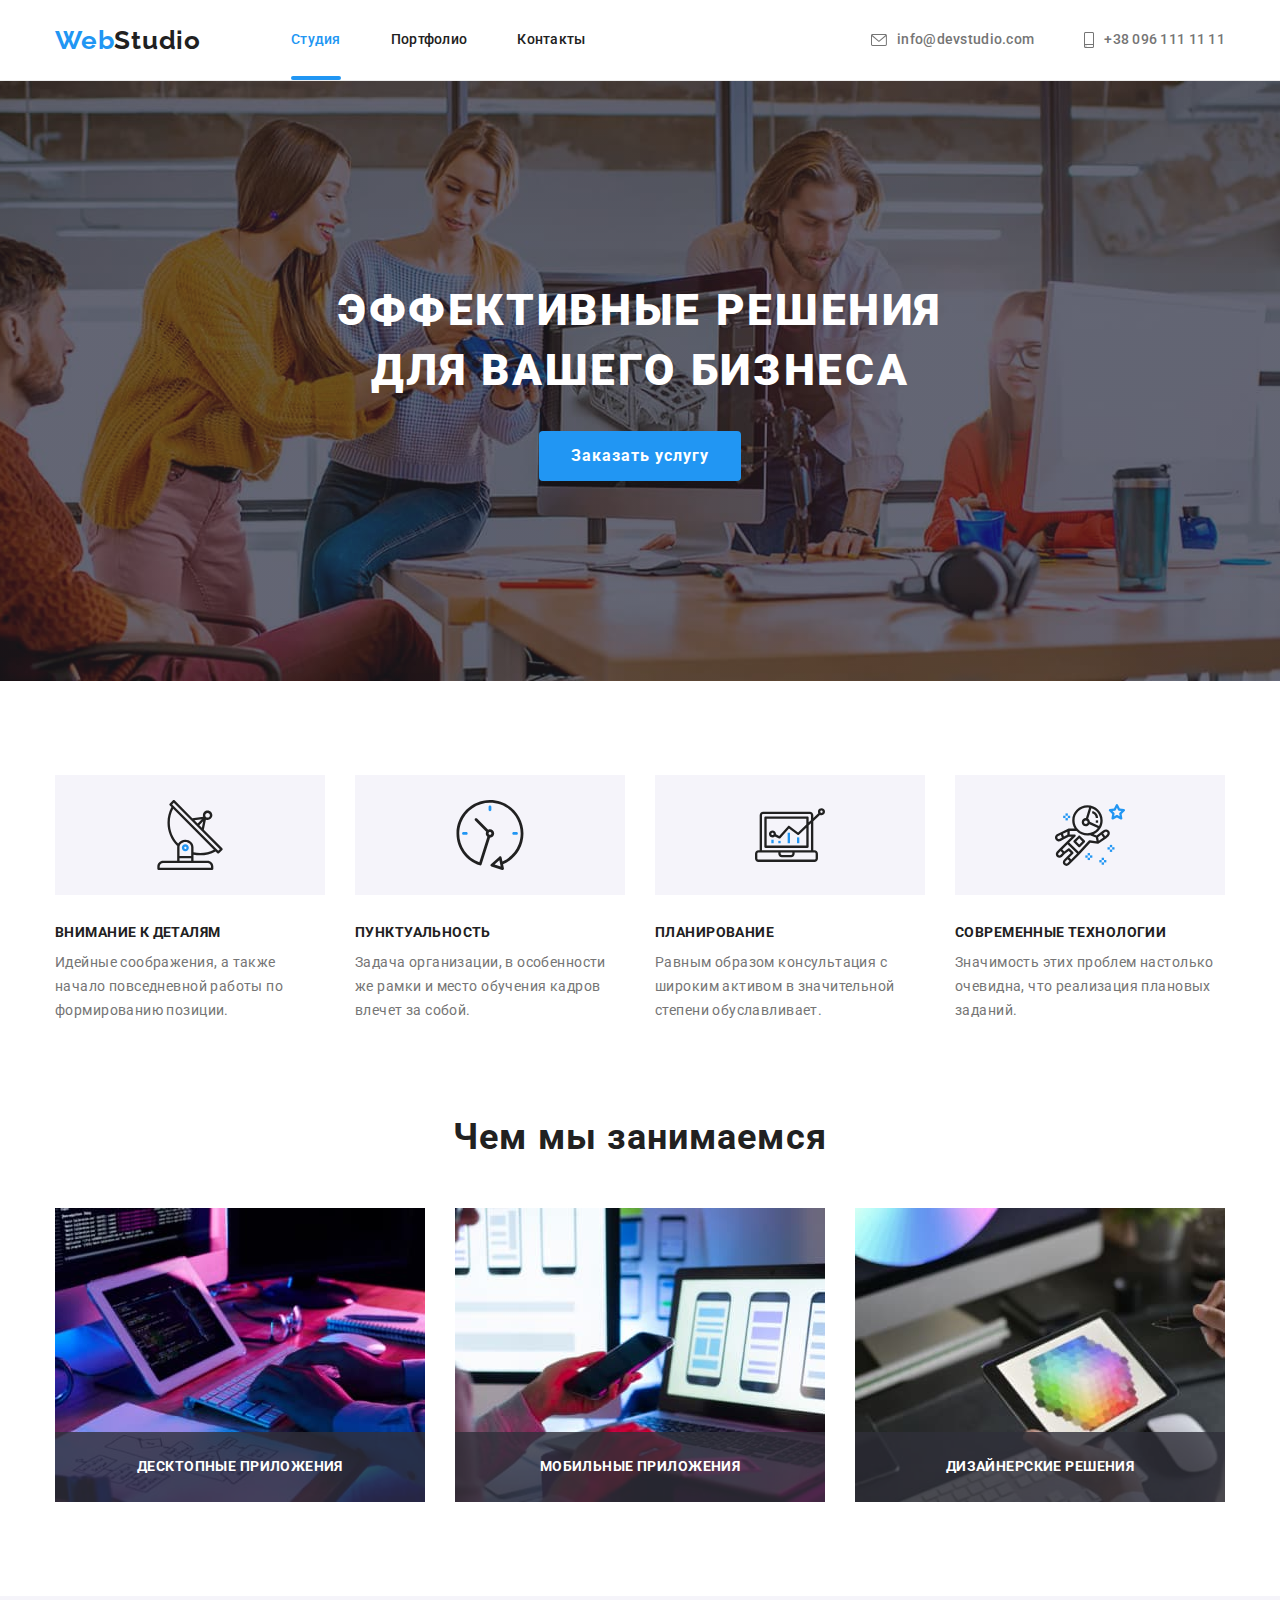
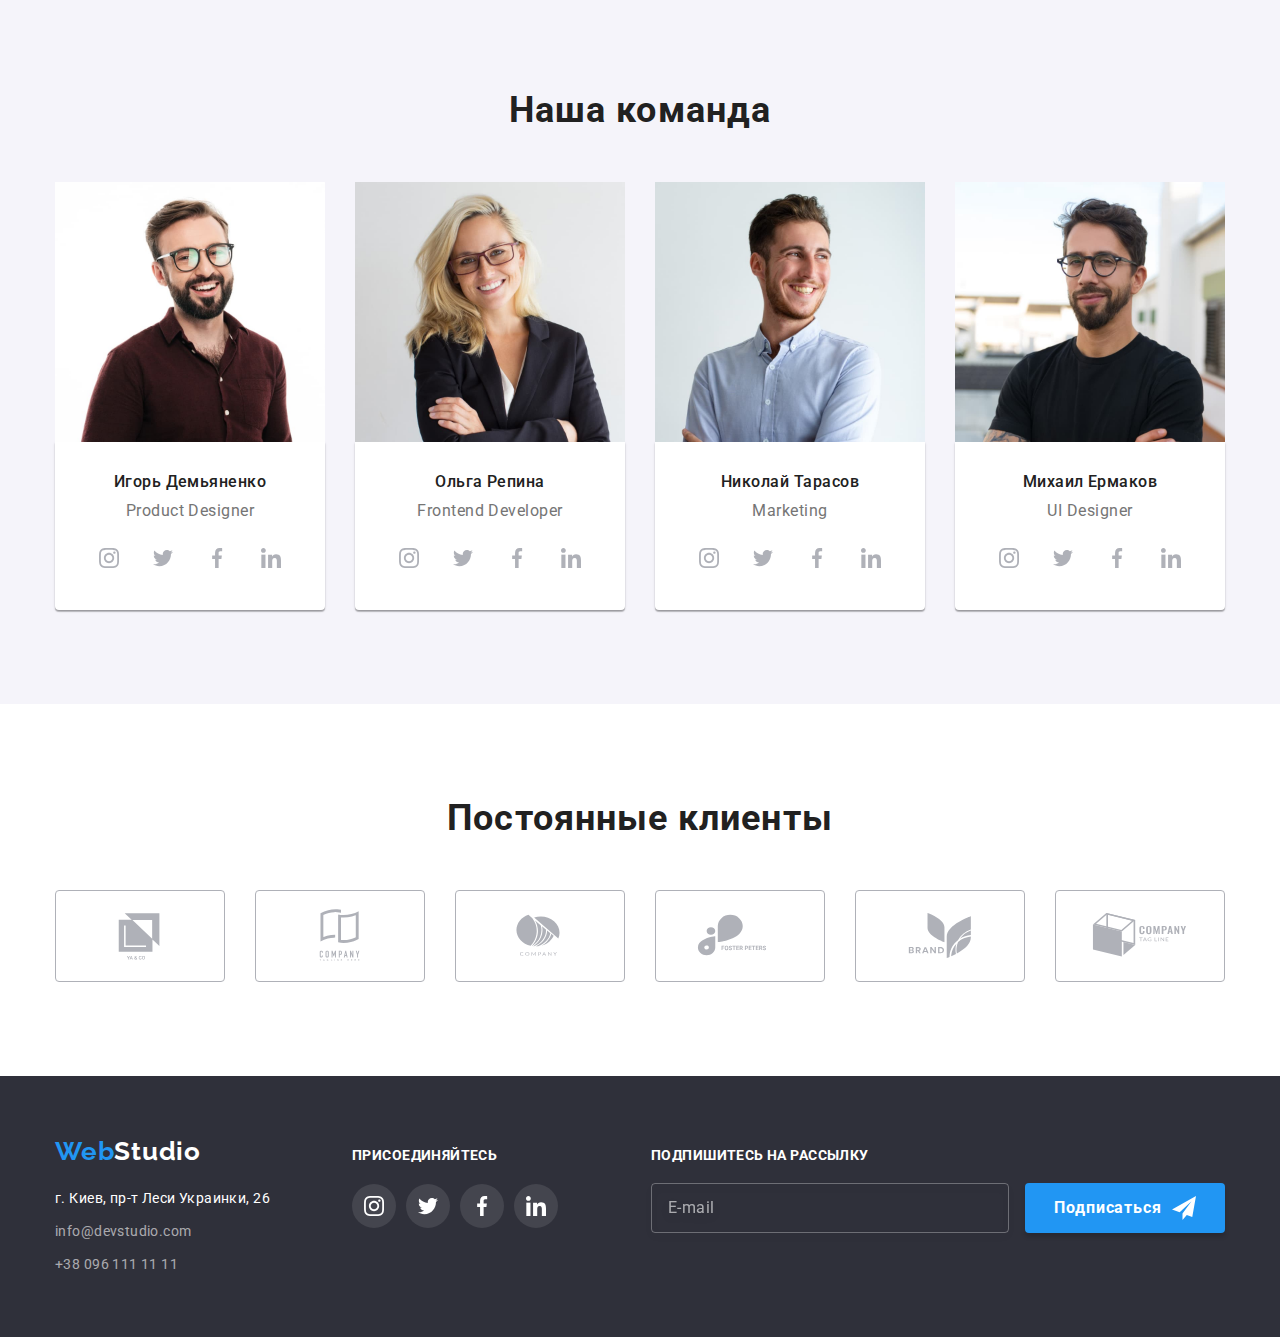
<file: index.html>
<!DOCTYPE html>
<html lang="ru">

<head>
    <meta charset="UTF-8">
    <meta http-equiv="X-UA-Compatible" content="IE=edge">
    <meta name="viewport" content="width=device-width, initial-scale=1.0">
    <title>Document</title>
    <link href="https://fonts.googleapis.com/css2?family=Raleway:wght@700&family=Roboto:wght@400;500;700;900&display=swap"
        rel="stylesheet">
    <link rel="stylesheet" href="https://cdnjs.cloudflare.com/ajax/libs/modern-normalize/1.1.0/modern-normalize.min.css">
    <link rel="stylesheet" href="./css/styles.css">
</head>

<body>
    <!-- Шапка сайта -->
    <header class="page-header">
        <div class="container main-nav">
            <nav class="main-nav">
                <a href="/" class="logo">Web<span class="logo-header">Studio</span></a>
                <ul class="site-nav list">
                    <li class="item"><a href="./index.html" class="link current">Студия</a></li>
                    <li class="item"><a href="./portfolio.html" class="link">Портфолио</a></li>
                    <li class="item"><a href="" class="link">Контакты</a></li>
                </ul>
            </nav>
            <ul class="auth-nav list">
                <li class="item">
                    <a href="mailto:info@devstudio.com" class="link">
                        <svg class="icon" width="16" height="12">
                            <use href="./images/icons.svg#icon-envelope"></use>
                        </svg><span class="link-element">info@devstudio.com</span>
                    </a>
                </li>
                <li class="item">
                    <a href="tell:+380961111111" class="link">
                        <svg class="icon" width="10" height="16">
                            <use href="./images/icons.svg#icon-smartphone"></use>
                        </svg><span class="link-element">+38 096 111 11 11</span>
                    </a>
                </li>
            </ul>
        </div>
    </header>
        
    <main>
        <!-- Герой -->
        <section class="hero">
            <div class="container">
                <h1 class="hero-title">Эффективные решения<br /> для вашего бизнеса</h1>
                <button type="button" class="button" data-modal-open>Заказать услугу</button>
            </div>
        </section>

        <!-- Преимущества -->

        <section class="section-feature">
            <div class="container">
                <h2 class="visually-hidden">Почему мы</h2>
                <ul class="feature-list list">
                    <li class="feature-element">
                        <div class="feature-icon">
                            <svg width="70" height="70">
                                <use href="./images/icons.svg#icon-antenna-1"></use>
                            </svg>
                        </div>
                        <h3 class="title">Внимание к деталям</h3>
                        <p>Идейные соображения, а также начало повседневной работы по формированию позиции.</p>
                    </li>
                    <li class="feature-element">
                        <div class="feature-icon">
                            <svg width="70" height="70">
                                <use href="./images/icons.svg#icon-clock-1"></use>
                            </svg>
                        </div>
                        <h3 class="title">Пунктуальность</h3>
                        <p>Задача организации, в особенности же рамки и место обучения кадров влечет за собой.</p>
                    </li>
                    <li class="feature-element">
                        <div class="feature-icon">
                            <svg width="70" height="70">
                                <use href="./images/icons.svg#icon-diagram-1"></use>
                            </svg>
                        </div>
                        <h3 class="title">Планирование</h3>
                        <p>Равным образом консультация с широким активом в значительной степени обуславливает.</p>
                    </li>
                    <li class="feature-element">
                        <div class="feature-icon">
                            <svg width="70" height="70">
                                <use href="./images/icons.svg#icon-astronaut-1"></use>
                            </svg>
                        </div>
                        <h3 class="title">Современные технологии</h3>
                        <p>Значимость этих проблем настолько очевидна, что реализация плановых заданий.</p>
                    </li>
                </ul>
            </div>
        </section>

        <!-- Что делаем -->

        <section class="section">
            <div class="container">
                <h2 class="section-title">Чем мы занимаемся</h2>
                <ul class="list work">
                    <li class="work-element">
                        <img src="./images/box1.jpg" alt="Десктопные приложения" width="370">
                        <p class="work-text">ДЕСКТОПНЫЕ ПРИЛОЖЕНИЯ</p>
                    </li>
                    <li class="work-element">
                        <img src="./images/box2.jpg" alt="Мобильные приложения" width="370">
                        <p class="work-text">МОБИЛЬНЫЕ ПРИЛОЖЕНИЯ</p>
                    </li>
                    <li class="work-element">
                        <img src="./images/box3.jpg" alt="Дизайн" width="370">
                        <p class="work-text">ДИЗАЙНЕРСКИЕ РЕШЕНИЯ</p>
                    </li>
                </ul>
            </div>
        </section>

        <!-- Команда -->

        <section class="section team">
            <div class="container">
                <h2 class="section-title">Наша команда</h2>
                <ul class="team-list list">
                    <li class="team-element">
                        <img src="./images/img1.jpg" alt="Product Designer" width="270">
                        <div class="team-content">
                            <h3 class="title">Игорь Демьяненко</h3>
                            <p class="text">Product Designer</p>
                            <ul class="team-social-list list">
                                <li class="team-social-item">
                                    <a href="" class="team-social-link">
                                        <svg class="team-social-icon" width="20" height="20">
                                            <use href="./images/icons.svg#icon-instagram-2"></use>
                                        </svg>
                                    </a>
                                </li>
                                <li class="team-social-item">
                                    <a href="" class="team-social-link">
                                        <svg class="team-social-icon" width="20" height="20">
                                            <use href="./images/icons.svg#icon-twitter-1"></use>
                                        </svg>
                                    </a>
                                </li>
                                <li class="team-social-item">
                                    <a href="" class="team-social-link">
                                        <svg class="team-social-icon" width="20" height="20">
                                            <use href="./images/icons.svg#icon-facebook-1"></use>
                                        </svg>
                                    </a>
                                </li>
                                <li class="team-social-item">
                                    <a href="" class="team-social-link">
                                        <svg class="team-social-icon" width="20" height="20">
                                            <use href="./images/icons.svg#icon-linkedin-1"></use>
                                        </svg>
                                    </a>
                                </li>
                            </ul>
                        </div>
                    </li>
                    <li class="team-element">
                        <img src="./images/img2.jpg" alt="Frontend Developer" width="270">
                        <div class="team-content">
                            <h3 class="title">Ольга Репина</h3>
                            <p class="text">Frontend Developer</p>
                            <ul class="team-social-list list">
                                <li class="team-social-item">
                                    <a href="" class="team-social-link">
                                        <svg class="team-social-icon" width="20" height="20">
                                            <use href="./images/icons.svg#icon-instagram-2"></use>
                                        </svg>
                                    </a>
                                </li>
                                <li class="team-social-item">
                                    <a href="" class="team-social-link">
                                        <svg class="team-social-icon" width="20" height="20">
                                            <use href="./images/icons.svg#icon-twitter-1"></use>
                                        </svg>
                                    </a>
                                </li>
                                <li class="team-social-item">
                                    <a href="" class="team-social-link">
                                        <svg class="team-social-icon" width="20" height="20">
                                            <use href="./images/icons.svg#icon-facebook-1"></use>
                                        </svg>
                                    </a>
                                </li>
                                <li class="team-social-item">
                                    <a href="" class="team-social-link">
                                        <svg class="team-social-icon" width="20" height="20">
                                            <use href="./images/icons.svg#icon-linkedin-1"></use>
                                        </svg>
                                    </a>
                                </li>
                            </ul>
                        </div>
                    </li>
                    <li class="team-element">
                        <img src="./images/img3.jpg" alt="Marketing" width="270">
                        <div class="team-content">
                            <h3 class="title">Николай Тарасов</h3>
                            <p class="text">Marketing</p>
                            <ul class="team-social-list list">
                                <li class="team-social-item">
                                    <a href="" class="team-social-link">
                                        <svg class="team-social-icon" width="20" height="20">
                                            <use href="./images/icons.svg#icon-instagram-2"></use>
                                        </svg>
                                    </a>
                                </li>
                                <li class="team-social-item">
                                    <a href="" class="team-social-link">
                                        <svg class="team-social-icon" width="20" height="20">
                                            <use href="./images/icons.svg#icon-twitter-1"></use>
                                        </svg>
                                    </a>
                                </li>
                                <li class="team-social-item">
                                    <a href="" class="team-social-link">
                                        <svg class="team-social-icon" width="20" height="20">
                                            <use href="./images/icons.svg#icon-facebook-1"></use>
                                        </svg>
                                    </a>
                                </li>
                                <li class="team-social-item">
                                    <a href="" class="team-social-link">
                                        <svg class="team-social-icon" width="20" height="20">
                                            <use href="./images/icons.svg#icon-linkedin-1"></use>
                                        </svg>
                                    </a>
                                </li>
                            </ul>
                        </div>
                    </li>
                    <li class="team-element">
                        <img src="./images/img4.jpg" alt="UI Designer" width="270">
                        <div class="team-content">
                            <h3 class="title">Михаил Ермаков</h3>
                            <p class="text">UI Designer</p>
                            <ul class="team-social-list list">
                                <li class="team-social-item">
                                    <a href="" class="team-social-link">
                                        <svg class="team-social-icon" width="20" height="20">
                                            <use href="./images/icons.svg#icon-instagram-2"></use>
                                        </svg>
                                    </a>
                                </li>
                                <li class="team-social-item">
                                    <a href="" class="team-social-link">
                                        <svg class="team-social-icon" width="20" height="20">
                                            <use href="./images/icons.svg#icon-twitter-1"></use>
                                        </svg>
                                    </a>
                                </li>
                                <li class="team-social-item">
                                    <a href="" class="team-social-link">
                                        <svg class="team-social-icon" width="20" height="20">
                                            <use href="./images/icons.svg#icon-facebook-1"></use>
                                        </svg>
                                    </a>
                                </li>
                                <li class="team-social-item">
                                    <a href="" class="team-social-link">
                                        <svg class="team-social-icon" width="20" height="20">
                                            <use href="./images/icons.svg#icon-linkedin-1"></use>
                                        </svg>
                                    </a>
                                </li>
                            </ul>
                        </div>
                    </li>
                </ul>
            </div>
        </section>

        <!-- Клиенты -->
        <section class="section">
            <div class="container">
                <h2 class="section-title">Постоянные клиенты</h2>
                <ul class="clients-list list">
                    <li class="clients-item">
                        <a href="" class="clients-link">
                            <svg class="clients-icon" width="106" height="60">
                                <use href="./images/icons.svg#icon-Logo"></use>
                            </svg>
                        </a>
                    </li>
                    <li class="clients-item">
                        <a href="" class="clients-link">
                            <svg class="clients-icon" width="106" height="60">
                                <use href="./images/icons.svg#icon-Logo-1"></use>
                            </svg>
                        </a>
                    </li>
                    <li class="clients-item">
                        <a href="" class="clients-link">
                            <svg class="clients-icon" width="106" height="60">
                                <use href="./images/icons.svg#icon-Logo-2"></use>
                            </svg>
                        </a>
                    </li>
                    <li class="clients-item">
                        <a href="" class="clients-link">
                            <svg class="clients-icon" width="106" height="60">
                                <use href="./images/icons.svg#icon-Logo-3"></use>
                            </svg>
                        </a>
                    </li>
                    <li class="clients-item">
                        <a href="" class="clients-link">
                            <svg class="clients-icon" width="106" height="60">
                                <use href="./images/icons.svg#icon-Logo-4"></use>
                            </svg>
                        </a>
                    </li>
                    <li class="clients-item">
                        <a href="" class="clients-link">
                            <svg class="clients-icon" width="106" height="60">
                                <use href="./images/icons.svg#icon-Logo-5"></use>
                            </svg>
                        </a>
                    </li>
                </ul>
            </div>
        </section>
    </main>
    
    <!-- Футер -->

    <footer class="footer">
        <div class="container footer-element">
            <div class="footer-element-contact">
                <a href="/" class="logo logo-element">Web<span class="logo-footer">Studio</span></a>
                <p class="address contact-element">
                    г. Киев, пр-т Леси Украинки, 26
                </p>
                <address>
                    <ul class="contact list">
                        <li class="contact-element">
                            <a href="mailto:info@devstudio.com" class="link">info@devstudio.com</a>
                        </li>
                        <li class="contact-element">
                            <a href="tell:+380961111111" class="link">+38 096 111 11 11</a>
                        </li>
                    </ul>
                </address>
            </div>
            <div class="footer-element-social">
                <p class="social">ПРИСОЕДИНЯЙТЕСЬ</p>
                <ul class="social-list">
                    <li class="social-item list">
                        <a href="" class="social-link">
                            <svg class="social-icon" width="20" height="20">
                                <use href="./images/icons.svg#icon-instagram-2"></use>
                            </svg>
                        </a>
                    </li>
                    <li class="social-item list">
                        <a href="" class="social-link">
                            <svg class="social-icon" width="20" height="20">
                                <use href="./images/icons.svg#icon-twitter-1"></use>
                            </svg>
                        </a>
                    </li>
                    <li class="social-item list">
                        <a href="" class="social-link">
                            <svg class="social-icon" width="20" height="20">
                                <use href="./images/icons.svg#icon-facebook-1"></use>
                            </svg>
                        </a>
                    </li>
                    <li class="social-item list">
                        <a href="" class="social-link">
                            <svg class="social-icon" width="20" height="20">
                                <use href="./images/icons.svg#icon-linkedin-1"></use>
                            </svg>
                        </a>
                    </li>
                </ul>
            </div>
            <div class="footer-subscription">
                <p class="subscription">ПОДПИШИТЕСЬ НА РАССЫЛКУ</p>
                <div class="subscription-element">
                    <form class="form-subscription" autocomplete="on" novalidate>
                        <label for="email"></label>
                            <input type="email" name="email" id="email" placeholder="E-mail">
                            <button type="submit" class="button-subscription">Подписаться
                                <svg class="icon-subscription" width="24" height="24">
                                    <use href="./images/icons.svg#icon-icon-send"></use>
                                </svg>
                            </button>
                    </form>   
                </div>
            </div>
        </div>
    </footer>

    <div class="backdrop is-hidden" data-modal>
        <div class="modal">
            <button type="button" class="button-close" data-modal-close>
                <svg class="icon-close" width="18" height="18">
                    <use href="./images/icons.svg#icon-close-black-18dp-2-1"></use>
                </svg>
            </button>
            <form class="modal-form" autocomplete="on" novalidate>
                <p class="modal-text">Оставьте свои данные, мы вам перезвоним</p>
                <div class="form-field margin">
                    <label>
                        Имя
                        <span class="color-icon">
                            <input type="text" name="name">
                            <svg class="modal-icon" width="18" height="18">
                                <use href="./images/icons.svg#icon-person-black-18dp-1"></use>
                            </svg>
                        </span>
                    </label>
                </div>
                <div class="form-field">
                    <label>
                        Телефон
                        <span class="color-icon">
                            <input type="number" name="tell">
                            <svg class="modal-icon" width="18" height="18">
                                <use href="./images/icons.svg#icon-phone-black-18dp-1"></use>
                            </svg>
                        </span>
                    </label>
                </div>
                <div class="form-field">
                    <label>
                        Почта
                        <span class="color-icon">
                            <input type="text" name="email">
                            <svg class="modal-icon" width="18" height="18">
                                <use href="./images/icons.svg#icon-email-black-18dp-1"></use>
                            </svg>
                        </span>
                    </label>
                </div>
                <div class="form-field">
                    <label>Комментарий</label>
                    <textarea class="modal-textarea" name="comment" placeholder="Введите текст"></textarea>
                </div>
                <div class="checkbox">
                    <label>
                        <input type="checkbox" name="checkbox">
                        <span class="checkbox-icon">
                            <svg width="11" height="8">
                                <use href="./images/icons.svg"></use>
                            </svg>
                        </span>
                        <span class="checkbox-text">Соглашаюсь с рассылкой и принимаю
                            <a href="" class="checkbox-link">Условия договора</a>
                        </span>
                    </label>
                </div>
                <div class="modal-send">
                    <button class="modal-send-button" type="submit">Отправить</button>
                </div>
            </form>
        </div>
    </div>
    <script src="./js/modal.js"></script>
</body>

</html>
</file>
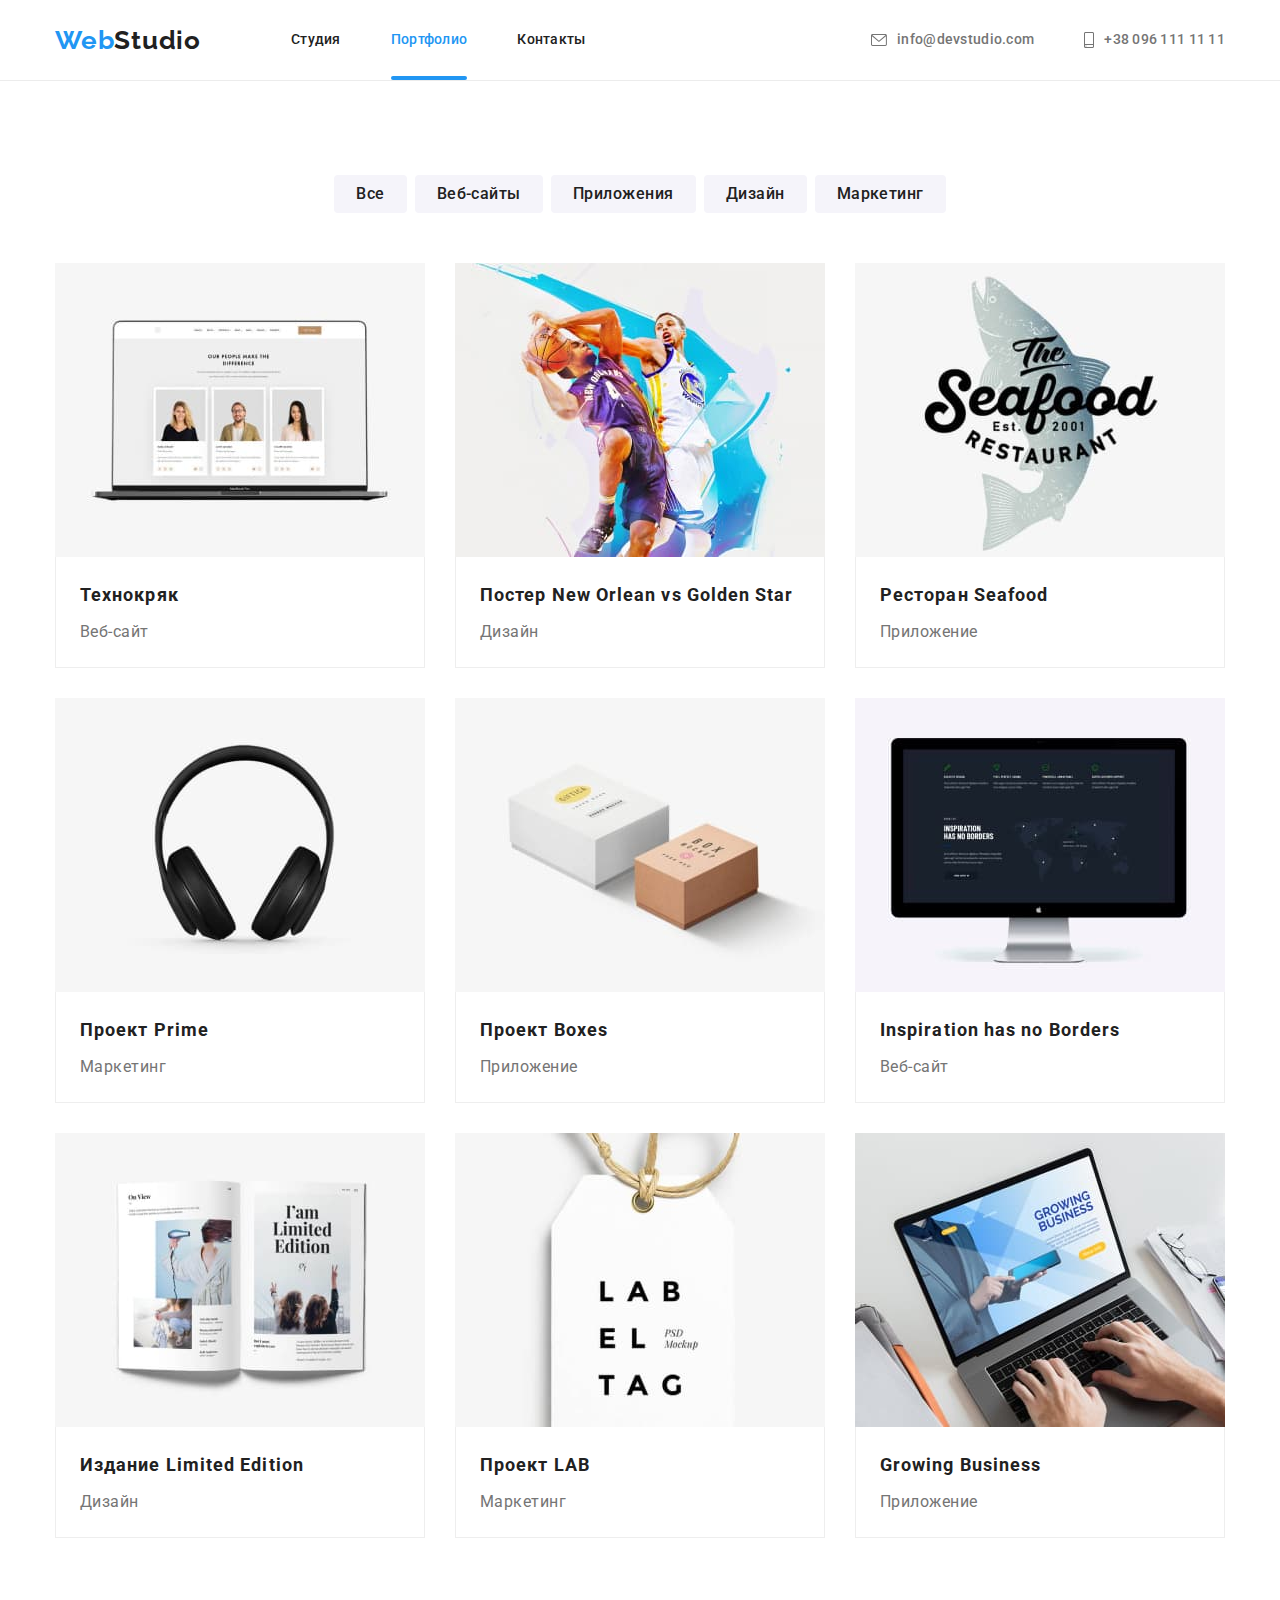
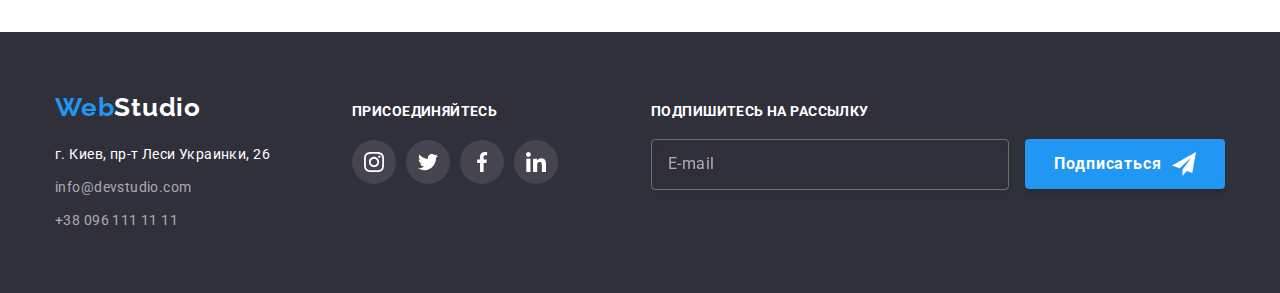
<file: portfolio.html>
<!DOCTYPE html>
<html lang="ru">

<head>
    <meta charset="UTF-8">
    <meta http-equiv="X-UA-Compatible" content="IE=edge">
    <meta name="viewport" content="width=device-width, initial-scale=1.0">
    <title>Document</title>
    <link href="https://fonts.googleapis.com/css2?family=Raleway:wght@700&family=Roboto:wght@400;500;700;900&display=swap"
        rel="stylesheet">
    <link rel="stylesheet" href="https://cdnjs.cloudflare.com/ajax/libs/modern-normalize/1.1.0/modern-normalize.min.css">
    <link rel="stylesheet" href="./css/styles.css">
</head>

<body>
    <!-- Шапка сайта -->
    <header class="page-header">
        <div class="container main-nav">
            <nav class="main-nav">
                <a href="/" class="logo">Web<span class="logo-header">Studio</span></a>
                <ul class="site-nav list">
                    <li class="item">
                        <a href="./index.html" class="link">Студия</a>
                    </li>
                    <li class="item">
                        <a href="./portfolio.html" class="link current">Портфолио</a>
                    </li>
                    <li class="item">
                        <a href="" class="link">Контакты</a>
                    </li>
                </ul>
            </nav>
            <ul class="auth-nav list">
                <li class="item">
                    <a href="mailto:info@devstudio.com" class="link">
                        <svg class="icon" width="16" height="12">
                            <use href="./images/icons.svg#icon-envelope"></use>
                        </svg><span class="link-element">info@devstudio.com</span>
                    </a>
                </li>
                <li class="item">
                    <a href="tell:+380961111111" class="link">
                        <svg class="icon" width="10" height="16">
                            <use href="./images/icons.svg#icon-smartphone"></use>
                        </svg><span class="link-element">+38 096 111 11 11</span>
                    </a>
                </li>
            </ul>
        </div>
    </header>

    <main>
        <section class="section">
            <div class="container">
                <h1 class="visually-hidden">Портфолио</h1>
                    <ul class="filtr list">
                        <li class="filtr-element"><button type="button" class="link">Все</button></li>
                        <li class="filtr-element"><button type="button" class="link">Веб-сайты</button></li>
                        <li class="filtr-element"><button type="button" class="link">Приложения</button></li>
                        <li class="filtr-element"><button type="button" class="link">Дизайн</button></li>
                        <li class="filtr-element"><button type="button" class="link">Маркетинг</button></li>
                    </ul>
                    <ul class="portfolio-list list">
                        <li class="portfolio-element">
                            <a href="" class="portfolio-link">
                                <div class="portfolio-overlay">
                                    <img src="./images/img5.jpg" alt="Веб-сайт" width="370">
                                    <p class="portfolio-overlay-text">Технокряк это современная площадка распространения коронавируса. Компании используют эту платформу для цифрового
                                    шпионажа и атак на защищённые сервера конкурентов.</p>
                                </div>
                                    <div class="portfolio-content">  
                                        <h2 class="title">Технокряк</h3>
                                        <p>Веб-сайт</p>
                                    </div>
                            </a>
                        </li>
                        <li class="portfolio-element">
                            <a href="" class="portfolio-link">
                                <div class="portfolio-overlay">
                                    <img src="./images/img6.jpg" alt="Дизайн" width="370">
                                    <p class="portfolio-overlay-text">Технокряк это современная площадка распространения коронавируса. Компании используют эту платформу для цифрового
                                        шпионажа и атак на защищённые сервера конкурентов.</p>
                                </div>
                                    <div class="portfolio-content">
                                        <h2 class="title">Постер New Orlean vs Golden Star</h3>
                                        <p>Дизайн</p>
                                    </div>
                            </a>
                        </li>
                        <li class="portfolio-element">
                            <a href="" class="portfolio-link">
                                <div class="portfolio-overlay">
                                    <img src="./images/img7.jpg" alt="Приложение" width="370">
                                    <p class="portfolio-overlay-text">Технокряк это современная площадка распространения коронавируса. Компании используют
                                        эту платформу для цифрового
                                        шпионажа и атак на защищённые сервера конкурентов.</p>
                                </div>
                                    <div class="portfolio-content">
                                        <h2 class="title">Ресторан Seafood</h3>
                                        <p>Приложение</p>
                                    </div>
                            </a>
                        </li>
                        <li class="portfolio-element">
                            <a href="" class="portfolio-link">
                                <div class="portfolio-overlay">
                                    <img src="./images/img8.jpg" alt="Маркетинг" width="370">
                                    <p class="portfolio-overlay-text">Технокряк это современная площадка распространения коронавируса. Компании используют
                                        эту платформу для цифрового
                                        шпионажа и атак на защищённые сервера конкурентов.</p>
                                </div>
                                    <div class="portfolio-content">
                                        <h2 class="title">Проект Prime</h3>
                                        <p>Маркетинг</p>
                                    </div>
                            </a>
                        </li>
                        <li class="portfolio-element">
                            <a href="" class="portfolio-link">
                                <div class="portfolio-overlay">
                                    <img src="./images/img9.jpg" alt="Приложение" width="370">
                                    <p class="portfolio-overlay-text">Технокряк это современная площадка распространения коронавируса. Компании используют
                                        эту платформу для цифрового
                                        шпионажа и атак на защищённые сервера конкурентов.</p>
                                </div>
                                    <div class="portfolio-content">
                                        <h2 class="title">Проект Boxes</h3>
                                        <p>Приложение</p>
                                    </div>
                            </a>
                        </li>
                        <li class="portfolio-element">
                            <a href="" class="portfolio-link">
                                <div class="portfolio-overlay">
                                    <img src="./images/img10.jpg" alt="Веб-сайт" width="370">
                                    <p class="portfolio-overlay-text">Технокряк это современная площадка распространения коронавируса. Компании используют
                                        эту платформу для цифрового
                                        шпионажа и атак на защищённые сервера конкурентов.</p>
                                </div>
                                    <div class="portfolio-content">
                                        <h2 class="title">Inspiration has no Borders</h3>
                                        <p>Веб-сайт</p>
                                    </div>
                            </a>
                        </li>
                        <li class="portfolio-element">
                            <a href="" class="portfolio-link">
                                <div class="portfolio-overlay">
                                    <img src="./images/img11.jpg" alt="Дизайн" width="370">
                                    <p class="portfolio-overlay-text">Технокряк это современная площадка распространения коронавируса. Компании используют
                                        эту платформу для цифрового
                                        шпионажа и атак на защищённые сервера конкурентов.</p>
                                </div>
                                    <div class="portfolio-content">
                                        <h2 class="title">Издание Limited Edition</h3>
                                        <p>Дизайн</p>
                                    </div>
                            </a>
                        </li>
                        <li class="portfolio-element">
                            <a href="" class="portfolio-link">
                                <div class="portfolio-overlay">
                                    <img src="./images/img12.jpg" alt="Маркетинг" width="370">
                                    <p class="portfolio-overlay-text">Технокряк это современная площадка распространения коронавируса. Компании используют
                                        эту платформу для цифрового
                                        шпионажа и атак на защищённые сервера конкурентов.</p>
                                </div>
                                    <div class="portfolio-content">
                                        <h2 class="title">Проект LAB</h3>
                                        <p>Маркетинг</p>
                                    </div>
                            </a>
                        </li>
                        <li class="portfolio-element">
                            <a href="" class="portfolio-link">
                                <div class="portfolio-overlay">
                                    <img src="./images/img13.jpg" alt="Приложение" width="370">
                                    <p class="portfolio-overlay-text">Технокряк это современная площадка распространения коронавируса. Компании используют
                                        эту платформу для цифрового
                                        шпионажа и атак на защищённые сервера конкурентов.</p>
                                </div>
                                    <div class="portfolio-content">
                                        <h2 class="title">Growing Business</h3>
                                        <p>Приложение</p>
                                    </div>
                            </a>
                        </li>
                    </ul>
            </div>
        </section>
    </main>

    <!-- Футер -->
    <footer class="footer">
        <div class="container footer-element">
            <div class="footer-element-contact">
                <a href="/" class="logo logo-element">Web<span class="logo-footer">Studio</span></a>
                <p class="address contact-element">
                    г. Киев, пр-т Леси Украинки, 26
                </p>
                <address>
                    <ul class="contact list">
                        <li class="contact-element">
                            <a href="mailto:info@devstudio.com" class="link">info@devstudio.com</a>
                        </li>
                        <li class="contact-element">
                            <a href="tell:+380961111111" class="link">+38 096 111 11 11</a>
                        </li>
                    </ul>
                </address>
            </div>
            <div class="footer-element-social">
                <p class="social">ПРИСОЕДИНЯЙТЕСЬ</p>
                <ul class="social-list">
                    <li class="social-item list">
                        <a href="" class="social-link">
                            <svg class="social-icon" width="20" height="20">
                                <use href="./images/icons.svg#icon-instagram-2"></use>
                            </svg>
                        </a>
                    </li>
                    <li class="social-item list">
                        <a href="" class="social-link">
                            <svg class="social-icon" width="20" height="20">
                                <use href="./images/icons.svg#icon-twitter-1"></use>
                            </svg>
                        </a>
                    </li>
                    <li class="social-item list">
                        <a href="" class="social-link">
                            <svg class="social-icon" width="20" height="20">
                                <use href="./images/icons.svg#icon-facebook-1"></use>
                            </svg>
                        </a>
                    </li>
                    <li class="social-item list">
                        <a href="" class="social-link">
                            <svg class="social-icon" width="20" height="20">
                                <use href="./images/icons.svg#icon-linkedin-1"></use>
                            </svg>
                        </a>
                    </li>
                </ul>
            </div>
            <div class="footer-subscription">
                <p class="subscription">ПОДПИШИТЕСЬ НА РАССЫЛКУ</p>
                <div class="subscription-element">
                    <form action="" class="form-subscription">
                        <label for="mail"></label>
                        <input type="email" name="mail" id="mail" placeholder="E-mail">
                        <button type="submit" class="button-subscription">Подписаться
                            <svg class="icon-subscription" width="24" height="24">
                                <use href="./images/icons.svg#icon-icon-send"></use>
                            </svg>
                        </button>
                    </form>
                </div>
            </div>
        </div>
    </footer>
</body>

</html>
</file>
<file: css/styles.css>
:root {
  --primary-text-color: #212121;
  --text-color: #757575;
  --accent-color: #2196f3;
  --primary-white-color: #ffffff;
  --background-color: #2f303a;
  --btn-background-color: #f5f4fa;
  --contact-text-color: rgba(255, 255, 255, 0.6);
  --portfolio-border-color: #eeeeee;
  --border-color: #ececec;
  --icon-color: #afb1b8;
  --background-icon: rgba(255, 255, 255, 0.1);
  --portfolio-background-color: rgba(33, 150, 243, 0.9);
  --work-background-color: rgba(47, 48, 58, 0.8);
  --backdrop-color: rgba(0, 0, 0, 0.2);
}

p,
h1,
h2,
h3,
h4,
h5,
h6 {
  margin: 0;
}

ul {
  margin: 0;
  padding: 0;
}

img {
  display: block;
}

body {
  color: var(--primary-text-color);
  background-color: var(--primary-white-color);
  font-family: Roboto, sans-serif;
}

.list {
  list-style: none;
}

.visually-hidden {
  position: absolute;
  width: 1px;
  height: 1px;
  margin: -1px;
  border: 0;
  padding: 0;

  white-space: nowrap;
  clip-path: inset(100%);
  clip: rect(0 0 0 0);
  overflow: hidden;
}

/* Page header */

.page-header {
  border-bottom: 1px solid var(--border-color);
  max-width: 1600px;
  margin: 0 auto;
}

.logo {
  color: var(--accent-color);
  font-family: Raleway, sans;
  font-weight: 700;
  font-size: 26px;
  line-height: 1.19;
  letter-spacing: 0.03em;
  text-decoration: none;
}

.logo-header {
  color: var(--primary-text-color);
}

/* Main nav */

.main-nav {
  display: flex;
  align-items: center;
}

.container {
  width: 1200px;
  padding-left: 15px;
  padding-right: 15px;
  margin: 0 auto;
}

/* Site nav */

.site-nav {
  display: flex;
  margin-left: 90px;
}

.site-nav .item:not(:last-child) {
  margin-right: 50px;
}

.site-nav .link {
  position: relative;
  display: block;
  padding-top: 32px;
  padding-bottom: 32px;

  color: var(--primary-text-color);
  font-weight: 500;
  font-size: 14px;
  line-height: 1.14;
  letter-spacing: 0.02em;
  text-decoration: none;

  transition-property: color;
  transition-duration: 250ms;
  transition-timing-function: cubic-bezier(0.4, 0, 0.2, 1);
}

.site-nav .link:hover,
.site-nav .link:focus {
  color: var(--accent-color);
}

.link.current::after {
  display: block;
  content: '';
  position: absolute;
  bottom: 0;
  left: 0;
  width: 100%;
  height: 4px;
  border-radius: 2px;
  background-color: var(--accent-color);
}

.site-nav .link.current {
  color: var(--accent-color);
}

/* Auth nav */

.auth-nav {
  display: flex;
  margin-left: auto;
}

.auth-nav .item + .item {
  margin-left: 50px;
}

.auth-nav .link {
  display: flex;
  align-items: center;
  padding-top: 32px;
  padding-bottom: 32px;

  color: var(--text-color);
  font-weight: 500;
  font-size: 14px;
  line-height: 1.14;
  letter-spacing: 0.02em;
  text-decoration: none;

  transition-property: color;
  transition-duration: 250ms;
  transition-timing-function: cubic-bezier(0.4, 0, 0.2, 1);
}

.link-element {
  margin-left: 10px;
}

.icon {
  fill: currentColor;
}

.auth-nav .link:hover,
.auth-nav .link:focus {
  color: var(--accent-color);
}

/* Hero */

.hero {
  background: var(--background-color);
  background-image: linear-gradient(rgba(47, 48, 58, 0.4), rgba(47, 48, 58, 0.4)),
    url(../images/img14.jpg);
  background-repeat: no-repeat;
  background-position: center;
  background-size: cover;
  max-width: 1600px;
  margin: 0 auto;

  text-align: center;
  padding-top: 200px;
  padding-bottom: 200px;
}

.hero-title {
  color: var(--primary-white-color);
  font-weight: 900;
  font-size: 44px;
  line-height: 1.36;
  text-align: center;
  letter-spacing: 0.06em;
  text-transform: uppercase;

  margin-bottom: 30px;
}

.button {
  display: inline-block;
  align-items: center;
  cursor: pointer;
  border-radius: 4px;
  border: transparent;
  padding: 10px 32px;
  min-width: 200px;

  color: var(--primary-white-color);
  background-color: var(--accent-color);
  font-weight: 700;
  font-size: 16px;
  line-height: 1.88;
  text-align: center;
  letter-spacing: 0.06em;
  font-family: inherit;
}

/* Features */

.section-feature {
  padding-top: 94px;
}

.feature-list {
  display: flex;

  color: var(--text-color);
  font-size: 14px;
  line-height: 1.71;
  letter-spacing: 0.03em;
}

.feature-list .title {
  color: var(--primary-text-color);
  font-weight: 700;
  font-size: 14px;
  line-height: 1.14;
  letter-spacing: 0.03em;
  text-transform: uppercase;

  margin-bottom: 10px;
}

.feature-element {
  width: 270px;
}

.feature-element:not(:last-child) {
  margin-right: 30px;
}

.feature-icon {
  height: 120px;
  background-color: var(--btn-background-color);
  display: flex;
  align-items: center;
  justify-content: center;
  margin-bottom: 30px;
}

/* Section */

.section {
  padding-top: 94px;
  padding-bottom: 94px;
}

.section-title {
  font-weight: bold;
  font-size: 36px;
  line-height: 1.16;
  text-align: center;
  letter-spacing: 0.03em;

  margin-bottom: 50px;
}

/* Work */

.work {
  display: flex;
}
.work-element:not(:last-child) {
  margin-right: 30px;
}

.work-element {
  position: relative;
}

.work-text {
  position: absolute;
  bottom: 0;
  left: 0;
  width: 100%;
  height: 70px;
  background-color: var(--work-background-color);

  display: flex;
  justify-content: center;
  align-items: center;

  font-style: normal;
  font-weight: bold;
  font-size: 14px;
  line-height: 1.14;
  text-align: center;
  letter-spacing: 0.03em;
  text-transform: uppercase;
  color: var(--primary-white-color);
}

/* Team */

.team {
  background: var(--btn-background-color);
  max-width: 1600px;
  margin: 0 auto;
}

.team-element {
  width: 270px;
}

.team-element:not(:last-child) {
  margin-right: 30px;
}

.team-list {
  display: flex;

  color: var(--text-color);
  font-size: 16px;
  line-height: 1.19;
  text-align: center;
  letter-spacing: 0.03em;
}

.team-list .title {
  color: var(--primary-text-color);
  font-weight: 500;
  font-size: 16px;
  line-height: 1.19;
  text-align: center;
  letter-spacing: 0.03em;

  margin-bottom: 10px;
}

.team-content {
  padding-top: 30px;
  padding-bottom: 30px;

  background-color: var(--primary-white-color);
  box-shadow: 0px 1px 3px rgba(0, 0, 0, 0.12), 0px 1px 1px rgba(0, 0, 0, 0.14),
    0px 2px 1px rgba(0, 0, 0, 0.2);
  border-radius: 0px 0px 4px 4px;
}

.text {
  margin-bottom: 16px;
}

.team-social-list {
  display: flex;
  justify-content: center;
}

.team-social-item + .team-social-item {
  margin-left: 10px;
}

.team-social-link {
  width: 44px;
  height: 44px;
  border-radius: 50%;
  display: flex;
  align-items: center;
  justify-content: center;
  color: var(--icon-color);

  transition-property: background-color, color;
  transition-duration: 250ms;
  transition-timing-function: cubic-bezier(0.4, 0, 0.2, 1);
}

.team-social-icon {
  fill: currentColor;
}

.team-social-link:hover,
.team-social-link:focus {
  background-color: var(--accent-color);
  color: var(--primary-white-color);
}

/* Clients */

.clients-list {
  display: flex;
  justify-content: center;
}

.clients-item + .clients-item {
  margin-left: 30px;
}

.clients-item {
  width: 170px;
  height: 92px;
}

.clients-link {
  width: 100%;
  height: 100%;
  border: 1px solid var(--icon-color);
  box-sizing: border-box;
  border-radius: 4px;
  display: flex;
  align-items: center;
  justify-content: center;
  color: var(--icon-color);

  transition-property: border-color, color;
  transition-duration: 250ms;
  transition-timing-function: cubic-bezier(0.4, 0, 0.2, 1);
}

.clients-icon {
  fill: currentColor;
}

.clients-link:hover,
.clients-link:focus {
  border-color: var(--accent-color);
  color: var(--accent-color);
}

/* Portfolio */

.filtr {
  display: flex;
  justify-content: center;
  margin-bottom: 50px;
}
.filtr-element:not(:last-child) {
  margin-right: 8px;
}

.filtr .link {
  color: var(--primary-text-color);
  background-color: var(--btn-background-color);
  font-weight: 500;
  font-size: 16px;
  line-height: 1.63;
  text-align: center;
  letter-spacing: 0.03em;
  font-family: inherit;

  cursor: pointer;
  border-radius: 4px;
  border: transparent;
  padding: 6px 22px;

  transition-property: color, background-color, box-shadow;
  transition-duration: 250ms;
  transition-timing-function: cubic-bezier(0.4, 0, 0.2, 1);
}

.filtr .link:hover,
.filtr .link:focus {
  color: var(--primary-white-color);
  background-color: var(--accent-color);
  box-shadow: 0px 1px 1px rgba(0, 0, 0, 0.12), 0px 4px 4px rgba(0, 0, 0, 0.06),
    1px 4px 6px rgba(0, 0, 0, 0.16);
}

.portfolio-list {
  display: flex;
  flex-wrap: wrap;

  font-size: 16px;
  line-height: 1.88;
  letter-spacing: 0.03em;
}

.portfolio-element {
  width: 370px;
  margin-right: 30px;
  margin-bottom: 30px;
  background: var(--primary-white-color);
  box-sizing: border-box;
}

.portfolio-link {
  display: block;
  text-decoration: none;

  transition-property: box-shadow;
  transition-duration: 250ms;
  transition-timing-function: cubic-bezier(0.4, 0, 0.2, 1);
}

.portfolio-link:hover,
.portfolio-link:focus {
  box-shadow: 0px 1px 1px rgba(0, 0, 0, 0.12), 0px 4px 4px rgba(0, 0, 0, 0.06),
    1px 4px 6px rgba(0, 0, 0, 0.16);
}

.portfolio-element:nth-child(3n) {
  margin-right: 0;
}

.portfolio-element:nth-last-child(-n + 3) {
  margin-bottom: 0;
}

.portfolio-list .title {
  margin-bottom: 4px;
  color: var(--primary-text-color);
  font-size: 18px;
  line-height: 2;
  letter-spacing: 0.06em;
}

.portfolio-content {
  color: var(--text-color);
  border-left: 1px solid var(--portfolio-border-color);
  border-bottom: 1px solid var(--portfolio-border-color);
  border-right: 1px solid var(--portfolio-border-color);
  padding: 20px 24px;
}

.portfolio-overlay {
  position: relative;
  overflow: hidden;
}

.portfolio-link:hover .portfolio-overlay-text,
.portfolio-link:focus .portfolio-overlay-text {
  transform: translateY(0);
}

.portfolio-overlay-text {
  position: absolute;
  top: 0;
  left: 0;
  width: 100%;
  height: 100%;
  padding: 63px 24px;
  font-weight: 400;
  font-size: 18px;
  line-height: 1.56;
  letter-spacing: 0.03em;
  color: var(--primary-white-color);
  background-color: var(--portfolio-background-color);

  transform: translateY(100%);
  transition: transform 250ms cubic-bezier(0.4, 0, 0.2, 1);
}

/* Footer */

.footer {
  background: var(--background-color);
  max-width: 1600px;
  margin: 0 auto;
  padding-top: 60px;
  padding-bottom: 60px;
}

.footer-element {
  display: flex;
  align-items: baseline;
}

.footer-element-contact {
  margin-right: 70px;
  flex-grow: 1;
}

.logo-footer {
  color: var(--primary-white-color);
}

.logo-element {
  display: block;
  margin-bottom: 20px;
}

.address {
  color: var(--primary-white-color);
  font-size: 14px;
  line-height: 1.71;
  letter-spacing: 0.03em;
  text-decoration: none;
}

.contact .link {
  color: var(--contact-text-color);
  font-style: normal;
  font-size: 14px;
  line-height: 1.71;
  letter-spacing: 0.03em;
  text-decoration: none;

  transition-property: color;
  transition-duration: 250ms;
  transition-timing-function: cubic-bezier(0.4, 0, 0.2, 1);
}

.contact .link:hover,
.contact .link:focus {
  color: var(--accent-color);
}

.contact-element:not(:last-child) {
  margin-bottom: 9px;
}

/* Social */

.social {
  font-weight: bold;
  font-size: 14px;
  line-height: 1.14;
  letter-spacing: 0.03em;
  text-transform: uppercase;
  color: var(--primary-white-color);
  margin-bottom: 20px;
}

.social-list {
  display: flex;
  justify-content: center;
}

.social-item + .social-item {
  margin-left: 10px;
}

.social-link {
  width: 44px;
  height: 44px;
  border-radius: 50%;
  display: flex;
  align-items: center;
  justify-content: center;
  color: var(--primary-white-color);
  background-color: var(--background-icon);

  transition-property: background-color;
  transition-duration: 250ms;
  transition-timing-function: cubic-bezier(0.4, 0, 0.2, 1);
}

.social-icon {
  fill: currentColor;
}

.social-link:hover,
.social-link:focus {
  background-color: var(--accent-color);
}

.footer-element-social {
  margin-right: 93px;
}

/* Subscription */

.footer-subsciption {
  display: flex;
  justify-content: center;
}

.subscription {
  font-style: normal;
  font-weight: bold;
  font-size: 14px;
  line-height: 16px;
  letter-spacing: 0.03em;
  text-transform: uppercase;
  color: var(--primary-white-color);
  margin-bottom: 20px;
}

.form-subscription {
  margin: 0 auto;
}

.subscription-element input {
  width: 358px;
  padding: 15px 16px;
  background: inherit;
  border: 1px solid rgba(255, 255, 255, 0.3);
  box-sizing: border-box;
  filter: drop-shadow(0px 4px 4px rgba(0, 0, 0, 0.15));
  border-radius: 4px;
  margin-right: 12px;
}

.subscription-element input::placeholder {
  font-size: 16px;
  line-height: 1.25;
  letter-spacing: 0.03em;
  color: var(--contact-text-color);
}

.button-subscription {
  display: inline-flex;
  align-items: center;
  justify-content: center;
  cursor: pointer;
  box-shadow: 0px 4px 4px rgba(0, 0, 0, 0.15);
  border-radius: 4px;
  border: transparent;
  padding-top: 10px;
  padding-bottom: 10px;
  min-width: 200px;

  color: var(--primary-white-color);
  background-color: var(--accent-color);
  font-weight: bold;
  font-size: 16px;
  line-height: 1.88;
  text-align: center;
  letter-spacing: 0.06em;
  font-family: inherit;
}

.icon-subscription {
  margin-left: 10px;
}

/* Modal */

.backdrop {
  position: fixed;
  top: 0;
  left: 0;
  width: 100%;
  height: 100%;
  background-color: var(--backdrop-color);
  transition: opacity 250ms cubic-bezier(0.4, 0, 0.2, 1),
    visibility 250ms cubic-bezier(0.4, 0, 0.2, 1);
}

.backdrop.is-hidden {
  opacity: 0;
  pointer-events: none;
  visibility: hidden;
}

.modal {
  position: absolute;
  top: 50%;
  left: 50%;
  transform: translate(-50%, -50%);
  min-width: 528px;
  min-height: 581px;
  background-color: var(--primary-white-color);
}

.button-close {
  position: absolute;
  top: 0;
  right: 0;
  display: flex;
  align-items: center;
  justify-content: center;
  width: 30px;
  height: 30px;
  margin: 8px;
  border-radius: 50%;
  color: var(--primary-text-color);
  background: var(--primary-white-color);
  border: 1px solid rgba(0, 0, 0, 0.1);
  box-sizing: border-box;
  cursor: pointer;

  transition-property: color;
  transition-duration: 250ms;
  transition-timing-function: cubic-bezier(0.4, 0, 0.2, 1);
}

.icon-close {
  fill: currentColor;
}

.button-close:hover,
.button-close:focus {
  color: var(--accent-color);
}

.modal-form {
  width: 528px;
  margin: 0 auto;
  padding: 40px;
  background: var(--primary-white-color);
  box-shadow: 0px 1px 3px rgba(0, 0, 0, 0.12), 0px 1px 1px rgba(0, 0, 0, 0.14),
    0px 2px 1px rgba(0, 0, 0, 0.2);
  border-radius: 4px;
}

.margin {
  margin-top: 12px;
}

.modal-text {
  font-weight: bold;
  font-size: 20px;
  line-height: 1.15;
  text-align: center;
  letter-spacing: 0.03em;
  color: var(--primary-text-color);
}

.form-field {
  display: flex;
  flex-direction: column;
}

.form-field + .form-field {
  margin-top: 10px;
}

.form-field span {
  position: relative;
}

.form-field label {
  font-size: 12px;
  line-height: 14px;
  letter-spacing: 0.01em;
  color: var(--text-color);
}

.color-icon {
  color: var(--primary-text-color);
}

.form-field input {
  width: 100%;
  border: 1px solid rgba(33, 33, 33, 0.2);
  box-sizing: border-box;
  border-radius: 4px;
  padding: 14px;
  padding-left: 35px;
  margin-top: 4px;

  transition-property: border, color;
  transition-duration: 250ms;
  transition-timing-function: cubic-bezier(0.4, 0, 0.2, 1);
}

.modal-icon {
  position: absolute;
  top: 50%;
  left: 15px;
  transform: translateY(-50%);
  display: inline-block;
  fill: currentColor;
}

.form-field input:hover,
.form-field input:focus {
  border: 1px solid var(--accent-color);
}

.form-field input:hover ~ .modal-icon,
.form-field input:focus ~ .modal-icon {
  color: var(--accent-color);
}

.form-field textarea {
  padding: 12px 16px;
}

.form-field textarea::placeholder {
  font-size: 12px;
  line-height: 14px;
  letter-spacing: 0.01em;
  color: rgba(117, 117, 117, 0.5);
}

.modal-textarea {
  resize: none;
  height: 120px;
  border: 1px solid rgba(33, 33, 33, 0.2);
  box-sizing: border-box;
  border-radius: 4px;
  margin-top: 4px;
}

.checkbox {
  display: flex;
  justify-content: center;
  align-items: center;
  margin-top: 20px;
}

.checkbox input {
  position: absolute;
  width: 1px;
  height: 1px;
  margin: -1px;
  border: 0;
  padding: 0;

  white-space: nowrap;
  clip-path: inset(100%);
  clip: rect(0 0 0 0);
  overflow: hidden;
}

.checkbox input:checked + .checkbox-icon {
  border-radius: 2px;
  background-color: var(--accent-color);
  border-color: var(--accent-color);
  background-image: url("data:image/svg+xml,%3Csvg width='16' height='15' viewBox='0 0 16 15' fill='none' xmlns='http://www.w3.org/2000/svg'%3E%3Cpath d='M3.95703 7.75166L3.88825 7.68604L3.81923 7.75141L2.93123 8.59258L2.85486 8.66492L2.93097 8.73753L6.42671 12.0724L6.49574 12.1382L6.56476 12.0724L14.069 4.91352L14.1449 4.84116L14.069 4.76881L13.1873 3.92764L13.1183 3.86183L13.0493 3.92761L6.49577 10.1735L3.95703 7.75166Z' fill='white' stroke='white' stroke-width='0.2'/%3E%3C/svg%3E");
  background-size: contain;
  background-origin: border-box;
  fill: var(--accent-color);
}

.checkbox input:focus + .checkbox-icon {
  border-color: var(--accent-color);
}

.checkbox label {
  display: flex;
  align-items: center;
}

.checkbox-icon {
  border: 2px solid var(--primary-text-color);
  border-radius: 2px;
  margin-right: 7px;
  width: 16px;
  height: 15px;
  display: inline-block;
}

.checkbox-text {
  font-size: 14px;
  line-height: 1.71;
  letter-spacing: 0.03em;
  color: var(--text-color);
}

.checkbox-link {
  color: var(--accent-color);
}

.modal-send {
  display: flex;
  justify-content: center;
  margin-top: 30px;
}

.modal-send-button {
  display: inline-flex;
  align-items: center;
  justify-content: center;
  cursor: pointer;
  box-shadow: 0px 4px 4px rgba(0, 0, 0, 0.15);
  border-radius: 4px;
  border: transparent;
  padding: 10px 55px;
  min-width: 200px;

  color: var(--primary-white-color);
  background-color: var(--accent-color);
  font-weight: bold;
  font-size: 16px;
  line-height: 1.88;
  text-align: center;
  letter-spacing: 0.06em;
  font-family: inherit;
}
</file>
